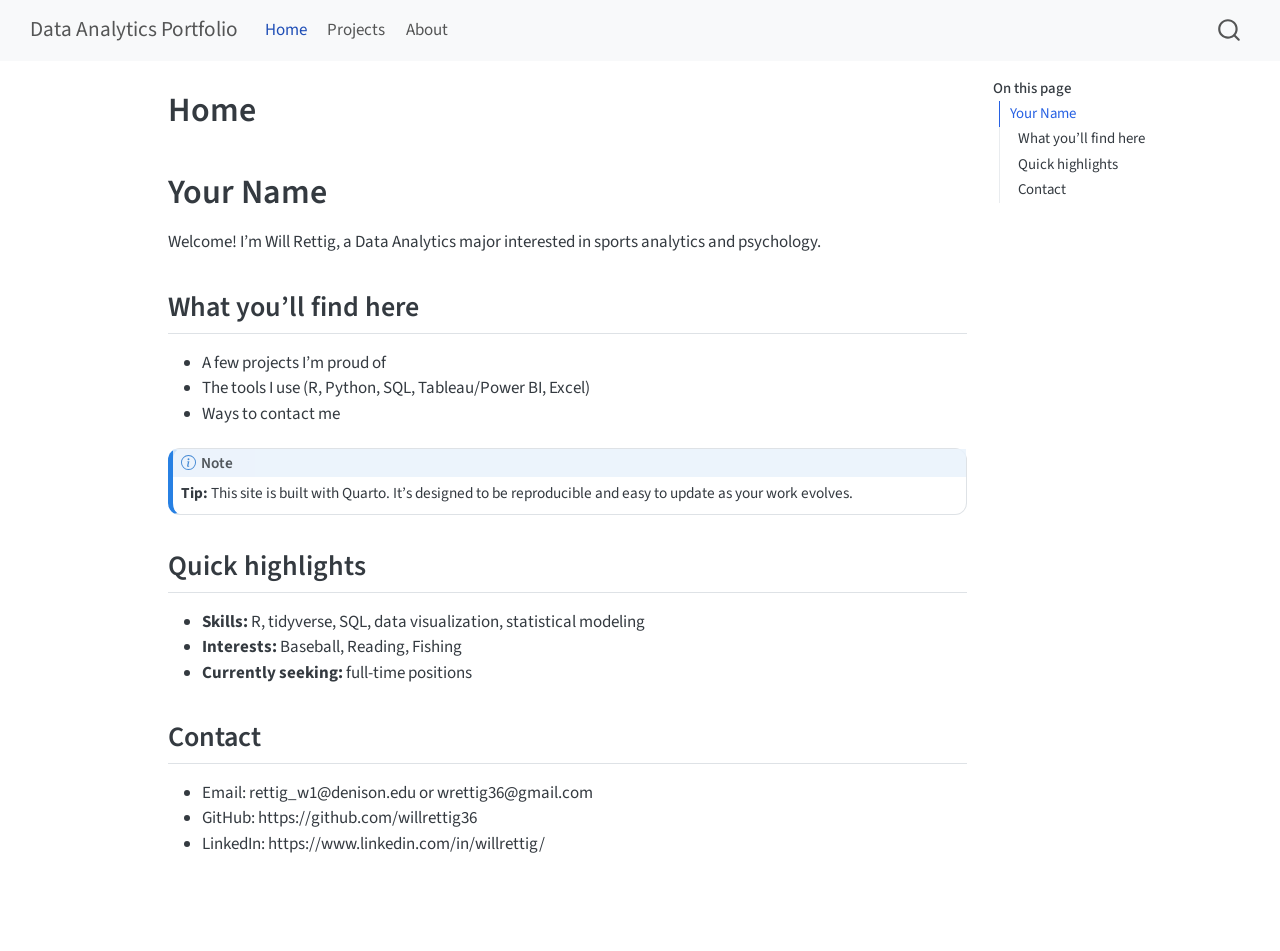
<file: docs/index.html>
<!DOCTYPE html>
<html xmlns="http://www.w3.org/1999/xhtml" lang="en" xml:lang="en"><head>

<meta charset="utf-8">
<meta name="generator" content="quarto-1.7.32">

<meta name="viewport" content="width=device-width, initial-scale=1.0, user-scalable=yes">


<title>Home – Data Analytics Portfolio</title>
<style>
code{white-space: pre-wrap;}
span.smallcaps{font-variant: small-caps;}
div.columns{display: flex; gap: min(4vw, 1.5em);}
div.column{flex: auto; overflow-x: auto;}
div.hanging-indent{margin-left: 1.5em; text-indent: -1.5em;}
ul.task-list{list-style: none;}
ul.task-list li input[type="checkbox"] {
  width: 0.8em;
  margin: 0 0.8em 0.2em -1em; /* quarto-specific, see https://github.com/quarto-dev/quarto-cli/issues/4556 */ 
  vertical-align: middle;
}
</style>


<script src="site_libs/quarto-nav/quarto-nav.js"></script>
<script src="site_libs/quarto-nav/headroom.min.js"></script>
<script src="site_libs/clipboard/clipboard.min.js"></script>
<script src="site_libs/quarto-search/autocomplete.umd.js"></script>
<script src="site_libs/quarto-search/fuse.min.js"></script>
<script src="site_libs/quarto-search/quarto-search.js"></script>
<meta name="quarto:offset" content="./">
<script src="site_libs/quarto-html/quarto.js" type="module"></script>
<script src="site_libs/quarto-html/tabsets/tabsets.js" type="module"></script>
<script src="site_libs/quarto-html/popper.min.js"></script>
<script src="site_libs/quarto-html/tippy.umd.min.js"></script>
<script src="site_libs/quarto-html/anchor.min.js"></script>
<link href="site_libs/quarto-html/tippy.css" rel="stylesheet">
<link href="site_libs/quarto-html/quarto-syntax-highlighting-37eea08aefeeee20ff55810ff984fec1.css" rel="stylesheet" id="quarto-text-highlighting-styles">
<script src="site_libs/bootstrap/bootstrap.min.js"></script>
<link href="site_libs/bootstrap/bootstrap-icons.css" rel="stylesheet">
<link href="site_libs/bootstrap/bootstrap-c1fac2584b48ed01fb6e278e36375074.min.css" rel="stylesheet" append-hash="true" id="quarto-bootstrap" data-mode="light">
<script id="quarto-search-options" type="application/json">{
  "location": "navbar",
  "copy-button": false,
  "collapse-after": 3,
  "panel-placement": "end",
  "type": "overlay",
  "limit": 50,
  "keyboard-shortcut": [
    "f",
    "/",
    "s"
  ],
  "show-item-context": false,
  "language": {
    "search-no-results-text": "No results",
    "search-matching-documents-text": "matching documents",
    "search-copy-link-title": "Copy link to search",
    "search-hide-matches-text": "Hide additional matches",
    "search-more-match-text": "more match in this document",
    "search-more-matches-text": "more matches in this document",
    "search-clear-button-title": "Clear",
    "search-text-placeholder": "",
    "search-detached-cancel-button-title": "Cancel",
    "search-submit-button-title": "Submit",
    "search-label": "Search"
  }
}</script>


<link rel="stylesheet" href="styles.css">
</head>

<body class="nav-fixed quarto-light">

<div id="quarto-search-results"></div>
  <header id="quarto-header" class="headroom fixed-top">
    <nav class="navbar navbar-expand-lg " data-bs-theme="dark">
      <div class="navbar-container container-fluid">
      <div class="navbar-brand-container mx-auto">
    <a class="navbar-brand" href="./index.html">
    <span class="navbar-title">Data Analytics Portfolio</span>
    </a>
  </div>
            <div id="quarto-search" class="" title="Search"></div>
          <button class="navbar-toggler" type="button" data-bs-toggle="collapse" data-bs-target="#navbarCollapse" aria-controls="navbarCollapse" role="menu" aria-expanded="false" aria-label="Toggle navigation" onclick="if (window.quartoToggleHeadroom) { window.quartoToggleHeadroom(); }">
  <span class="navbar-toggler-icon"></span>
</button>
          <div class="collapse navbar-collapse" id="navbarCollapse">
            <ul class="navbar-nav navbar-nav-scroll me-auto">
  <li class="nav-item">
    <a class="nav-link active" href="./index.html" aria-current="page"> 
<span class="menu-text">Home</span></a>
  </li>  
  <li class="nav-item">
    <a class="nav-link" href="./projects.html"> 
<span class="menu-text">Projects</span></a>
  </li>  
  <li class="nav-item">
    <a class="nav-link" href="./about.html"> 
<span class="menu-text">About</span></a>
  </li>  
</ul>
          </div> <!-- /navcollapse -->
            <div class="quarto-navbar-tools">
</div>
      </div> <!-- /container-fluid -->
    </nav>
</header>
<!-- content -->
<div id="quarto-content" class="quarto-container page-columns page-rows-contents page-layout-article page-navbar">
<!-- sidebar -->
<!-- margin-sidebar -->
    <div id="quarto-margin-sidebar" class="sidebar margin-sidebar">
        <nav id="TOC" role="doc-toc" class="toc-active">
    <h2 id="toc-title">On this page</h2>
   
  <ul>
  <li><a href="#your-name" id="toc-your-name" class="nav-link active" data-scroll-target="#your-name">Your Name</a>
  <ul class="collapse">
  <li><a href="#what-youll-find-here" id="toc-what-youll-find-here" class="nav-link" data-scroll-target="#what-youll-find-here">What you’ll find here</a></li>
  <li><a href="#quick-highlights" id="toc-quick-highlights" class="nav-link" data-scroll-target="#quick-highlights">Quick highlights</a></li>
  <li><a href="#contact" id="toc-contact" class="nav-link" data-scroll-target="#contact">Contact</a></li>
  </ul></li>
  </ul>
</nav>
    </div>
<!-- main -->
<main class="content" id="quarto-document-content">

<header id="title-block-header" class="quarto-title-block default">
<div class="quarto-title">
<h1 class="title">Home</h1>
</div>



<div class="quarto-title-meta">

    
  
    
  </div>
  


</header>


<section id="your-name" class="level1">
<h1>Your Name</h1>
<p>Welcome! I’m Will Rettig, a Data Analytics major interested in sports analytics and psychology.</p>
<section id="what-youll-find-here" class="level2">
<h2 class="anchored" data-anchor-id="what-youll-find-here">What you’ll find here</h2>
<ul>
<li>A few projects I’m proud of</li>
<li>The tools I use (R, Python, SQL, Tableau/Power BI, Excel)</li>
<li>Ways to contact me</li>
</ul>
<div class="callout callout-style-default callout-note callout-titled">
<div class="callout-header d-flex align-content-center">
<div class="callout-icon-container">
<i class="callout-icon"></i>
</div>
<div class="callout-title-container flex-fill">
Note
</div>
</div>
<div class="callout-body-container callout-body">
<p><strong>Tip:</strong> This site is built with Quarto. It’s designed to be reproducible and easy to update as your work evolves.</p>
</div>
</div>
</section>
<section id="quick-highlights" class="level2">
<h2 class="anchored" data-anchor-id="quick-highlights">Quick highlights</h2>
<ul>
<li><strong>Skills:</strong> R, tidyverse, SQL, data visualization, statistical modeling<br>
</li>
<li><strong>Interests:</strong> Baseball, Reading, Fishing</li>
<li><strong>Currently seeking:</strong> full-time positions</li>
</ul>
</section>
<section id="contact" class="level2">
<h2 class="anchored" data-anchor-id="contact">Contact</h2>
<ul>
<li>Email: rettig_w1@denison.edu or wrettig36@gmail.com<br>
</li>
<li>GitHub: https://github.com/willrettig36</li>
<li>LinkedIn: https://www.linkedin.com/in/willrettig/</li>
</ul>


</section>
</section>

</main> <!-- /main -->
<script id="quarto-html-after-body" type="application/javascript">
  window.document.addEventListener("DOMContentLoaded", function (event) {
    const icon = "";
    const anchorJS = new window.AnchorJS();
    anchorJS.options = {
      placement: 'right',
      icon: icon
    };
    anchorJS.add('.anchored');
    const isCodeAnnotation = (el) => {
      for (const clz of el.classList) {
        if (clz.startsWith('code-annotation-')) {                     
          return true;
        }
      }
      return false;
    }
    const onCopySuccess = function(e) {
      // button target
      const button = e.trigger;
      // don't keep focus
      button.blur();
      // flash "checked"
      button.classList.add('code-copy-button-checked');
      var currentTitle = button.getAttribute("title");
      button.setAttribute("title", "Copied!");
      let tooltip;
      if (window.bootstrap) {
        button.setAttribute("data-bs-toggle", "tooltip");
        button.setAttribute("data-bs-placement", "left");
        button.setAttribute("data-bs-title", "Copied!");
        tooltip = new bootstrap.Tooltip(button, 
          { trigger: "manual", 
            customClass: "code-copy-button-tooltip",
            offset: [0, -8]});
        tooltip.show();    
      }
      setTimeout(function() {
        if (tooltip) {
          tooltip.hide();
          button.removeAttribute("data-bs-title");
          button.removeAttribute("data-bs-toggle");
          button.removeAttribute("data-bs-placement");
        }
        button.setAttribute("title", currentTitle);
        button.classList.remove('code-copy-button-checked');
      }, 1000);
      // clear code selection
      e.clearSelection();
    }
    const getTextToCopy = function(trigger) {
        const codeEl = trigger.previousElementSibling.cloneNode(true);
        for (const childEl of codeEl.children) {
          if (isCodeAnnotation(childEl)) {
            childEl.remove();
          }
        }
        return codeEl.innerText;
    }
    const clipboard = new window.ClipboardJS('.code-copy-button:not([data-in-quarto-modal])', {
      text: getTextToCopy
    });
    clipboard.on('success', onCopySuccess);
    if (window.document.getElementById('quarto-embedded-source-code-modal')) {
      const clipboardModal = new window.ClipboardJS('.code-copy-button[data-in-quarto-modal]', {
        text: getTextToCopy,
        container: window.document.getElementById('quarto-embedded-source-code-modal')
      });
      clipboardModal.on('success', onCopySuccess);
    }
      var localhostRegex = new RegExp(/^(?:http|https):\/\/localhost\:?[0-9]*\//);
      var mailtoRegex = new RegExp(/^mailto:/);
        var filterRegex = new RegExp('/' + window.location.host + '/');
      var isInternal = (href) => {
          return filterRegex.test(href) || localhostRegex.test(href) || mailtoRegex.test(href);
      }
      // Inspect non-navigation links and adorn them if external
     var links = window.document.querySelectorAll('a[href]:not(.nav-link):not(.navbar-brand):not(.toc-action):not(.sidebar-link):not(.sidebar-item-toggle):not(.pagination-link):not(.no-external):not([aria-hidden]):not(.dropdown-item):not(.quarto-navigation-tool):not(.about-link)');
      for (var i=0; i<links.length; i++) {
        const link = links[i];
        if (!isInternal(link.href)) {
          // undo the damage that might have been done by quarto-nav.js in the case of
          // links that we want to consider external
          if (link.dataset.originalHref !== undefined) {
            link.href = link.dataset.originalHref;
          }
        }
      }
    function tippyHover(el, contentFn, onTriggerFn, onUntriggerFn) {
      const config = {
        allowHTML: true,
        maxWidth: 500,
        delay: 100,
        arrow: false,
        appendTo: function(el) {
            return el.parentElement;
        },
        interactive: true,
        interactiveBorder: 10,
        theme: 'quarto',
        placement: 'bottom-start',
      };
      if (contentFn) {
        config.content = contentFn;
      }
      if (onTriggerFn) {
        config.onTrigger = onTriggerFn;
      }
      if (onUntriggerFn) {
        config.onUntrigger = onUntriggerFn;
      }
      window.tippy(el, config); 
    }
    const noterefs = window.document.querySelectorAll('a[role="doc-noteref"]');
    for (var i=0; i<noterefs.length; i++) {
      const ref = noterefs[i];
      tippyHover(ref, function() {
        // use id or data attribute instead here
        let href = ref.getAttribute('data-footnote-href') || ref.getAttribute('href');
        try { href = new URL(href).hash; } catch {}
        const id = href.replace(/^#\/?/, "");
        const note = window.document.getElementById(id);
        if (note) {
          return note.innerHTML;
        } else {
          return "";
        }
      });
    }
    const xrefs = window.document.querySelectorAll('a.quarto-xref');
    const processXRef = (id, note) => {
      // Strip column container classes
      const stripColumnClz = (el) => {
        el.classList.remove("page-full", "page-columns");
        if (el.children) {
          for (const child of el.children) {
            stripColumnClz(child);
          }
        }
      }
      stripColumnClz(note)
      if (id === null || id.startsWith('sec-')) {
        // Special case sections, only their first couple elements
        const container = document.createElement("div");
        if (note.children && note.children.length > 2) {
          container.appendChild(note.children[0].cloneNode(true));
          for (let i = 1; i < note.children.length; i++) {
            const child = note.children[i];
            if (child.tagName === "P" && child.innerText === "") {
              continue;
            } else {
              container.appendChild(child.cloneNode(true));
              break;
            }
          }
          if (window.Quarto?.typesetMath) {
            window.Quarto.typesetMath(container);
          }
          return container.innerHTML
        } else {
          if (window.Quarto?.typesetMath) {
            window.Quarto.typesetMath(note);
          }
          return note.innerHTML;
        }
      } else {
        // Remove any anchor links if they are present
        const anchorLink = note.querySelector('a.anchorjs-link');
        if (anchorLink) {
          anchorLink.remove();
        }
        if (window.Quarto?.typesetMath) {
          window.Quarto.typesetMath(note);
        }
        if (note.classList.contains("callout")) {
          return note.outerHTML;
        } else {
          return note.innerHTML;
        }
      }
    }
    for (var i=0; i<xrefs.length; i++) {
      const xref = xrefs[i];
      tippyHover(xref, undefined, function(instance) {
        instance.disable();
        let url = xref.getAttribute('href');
        let hash = undefined; 
        if (url.startsWith('#')) {
          hash = url;
        } else {
          try { hash = new URL(url).hash; } catch {}
        }
        if (hash) {
          const id = hash.replace(/^#\/?/, "");
          const note = window.document.getElementById(id);
          if (note !== null) {
            try {
              const html = processXRef(id, note.cloneNode(true));
              instance.setContent(html);
            } finally {
              instance.enable();
              instance.show();
            }
          } else {
            // See if we can fetch this
            fetch(url.split('#')[0])
            .then(res => res.text())
            .then(html => {
              const parser = new DOMParser();
              const htmlDoc = parser.parseFromString(html, "text/html");
              const note = htmlDoc.getElementById(id);
              if (note !== null) {
                const html = processXRef(id, note);
                instance.setContent(html);
              } 
            }).finally(() => {
              instance.enable();
              instance.show();
            });
          }
        } else {
          // See if we can fetch a full url (with no hash to target)
          // This is a special case and we should probably do some content thinning / targeting
          fetch(url)
          .then(res => res.text())
          .then(html => {
            const parser = new DOMParser();
            const htmlDoc = parser.parseFromString(html, "text/html");
            const note = htmlDoc.querySelector('main.content');
            if (note !== null) {
              // This should only happen for chapter cross references
              // (since there is no id in the URL)
              // remove the first header
              if (note.children.length > 0 && note.children[0].tagName === "HEADER") {
                note.children[0].remove();
              }
              const html = processXRef(null, note);
              instance.setContent(html);
            } 
          }).finally(() => {
            instance.enable();
            instance.show();
          });
        }
      }, function(instance) {
      });
    }
        let selectedAnnoteEl;
        const selectorForAnnotation = ( cell, annotation) => {
          let cellAttr = 'data-code-cell="' + cell + '"';
          let lineAttr = 'data-code-annotation="' +  annotation + '"';
          const selector = 'span[' + cellAttr + '][' + lineAttr + ']';
          return selector;
        }
        const selectCodeLines = (annoteEl) => {
          const doc = window.document;
          const targetCell = annoteEl.getAttribute("data-target-cell");
          const targetAnnotation = annoteEl.getAttribute("data-target-annotation");
          const annoteSpan = window.document.querySelector(selectorForAnnotation(targetCell, targetAnnotation));
          const lines = annoteSpan.getAttribute("data-code-lines").split(",");
          const lineIds = lines.map((line) => {
            return targetCell + "-" + line;
          })
          let top = null;
          let height = null;
          let parent = null;
          if (lineIds.length > 0) {
              //compute the position of the single el (top and bottom and make a div)
              const el = window.document.getElementById(lineIds[0]);
              top = el.offsetTop;
              height = el.offsetHeight;
              parent = el.parentElement.parentElement;
            if (lineIds.length > 1) {
              const lastEl = window.document.getElementById(lineIds[lineIds.length - 1]);
              const bottom = lastEl.offsetTop + lastEl.offsetHeight;
              height = bottom - top;
            }
            if (top !== null && height !== null && parent !== null) {
              // cook up a div (if necessary) and position it 
              let div = window.document.getElementById("code-annotation-line-highlight");
              if (div === null) {
                div = window.document.createElement("div");
                div.setAttribute("id", "code-annotation-line-highlight");
                div.style.position = 'absolute';
                parent.appendChild(div);
              }
              div.style.top = top - 2 + "px";
              div.style.height = height + 4 + "px";
              div.style.left = 0;
              let gutterDiv = window.document.getElementById("code-annotation-line-highlight-gutter");
              if (gutterDiv === null) {
                gutterDiv = window.document.createElement("div");
                gutterDiv.setAttribute("id", "code-annotation-line-highlight-gutter");
                gutterDiv.style.position = 'absolute';
                const codeCell = window.document.getElementById(targetCell);
                const gutter = codeCell.querySelector('.code-annotation-gutter');
                gutter.appendChild(gutterDiv);
              }
              gutterDiv.style.top = top - 2 + "px";
              gutterDiv.style.height = height + 4 + "px";
            }
            selectedAnnoteEl = annoteEl;
          }
        };
        const unselectCodeLines = () => {
          const elementsIds = ["code-annotation-line-highlight", "code-annotation-line-highlight-gutter"];
          elementsIds.forEach((elId) => {
            const div = window.document.getElementById(elId);
            if (div) {
              div.remove();
            }
          });
          selectedAnnoteEl = undefined;
        };
          // Handle positioning of the toggle
      window.addEventListener(
        "resize",
        throttle(() => {
          elRect = undefined;
          if (selectedAnnoteEl) {
            selectCodeLines(selectedAnnoteEl);
          }
        }, 10)
      );
      function throttle(fn, ms) {
      let throttle = false;
      let timer;
        return (...args) => {
          if(!throttle) { // first call gets through
              fn.apply(this, args);
              throttle = true;
          } else { // all the others get throttled
              if(timer) clearTimeout(timer); // cancel #2
              timer = setTimeout(() => {
                fn.apply(this, args);
                timer = throttle = false;
              }, ms);
          }
        };
      }
        // Attach click handler to the DT
        const annoteDls = window.document.querySelectorAll('dt[data-target-cell]');
        for (const annoteDlNode of annoteDls) {
          annoteDlNode.addEventListener('click', (event) => {
            const clickedEl = event.target;
            if (clickedEl !== selectedAnnoteEl) {
              unselectCodeLines();
              const activeEl = window.document.querySelector('dt[data-target-cell].code-annotation-active');
              if (activeEl) {
                activeEl.classList.remove('code-annotation-active');
              }
              selectCodeLines(clickedEl);
              clickedEl.classList.add('code-annotation-active');
            } else {
              // Unselect the line
              unselectCodeLines();
              clickedEl.classList.remove('code-annotation-active');
            }
          });
        }
    const findCites = (el) => {
      const parentEl = el.parentElement;
      if (parentEl) {
        const cites = parentEl.dataset.cites;
        if (cites) {
          return {
            el,
            cites: cites.split(' ')
          };
        } else {
          return findCites(el.parentElement)
        }
      } else {
        return undefined;
      }
    };
    var bibliorefs = window.document.querySelectorAll('a[role="doc-biblioref"]');
    for (var i=0; i<bibliorefs.length; i++) {
      const ref = bibliorefs[i];
      const citeInfo = findCites(ref);
      if (citeInfo) {
        tippyHover(citeInfo.el, function() {
          var popup = window.document.createElement('div');
          citeInfo.cites.forEach(function(cite) {
            var citeDiv = window.document.createElement('div');
            citeDiv.classList.add('hanging-indent');
            citeDiv.classList.add('csl-entry');
            var biblioDiv = window.document.getElementById('ref-' + cite);
            if (biblioDiv) {
              citeDiv.innerHTML = biblioDiv.innerHTML;
            }
            popup.appendChild(citeDiv);
          });
          return popup.innerHTML;
        });
      }
    }
  });
  </script>
</div> <!-- /content -->




</body></html>
</file>
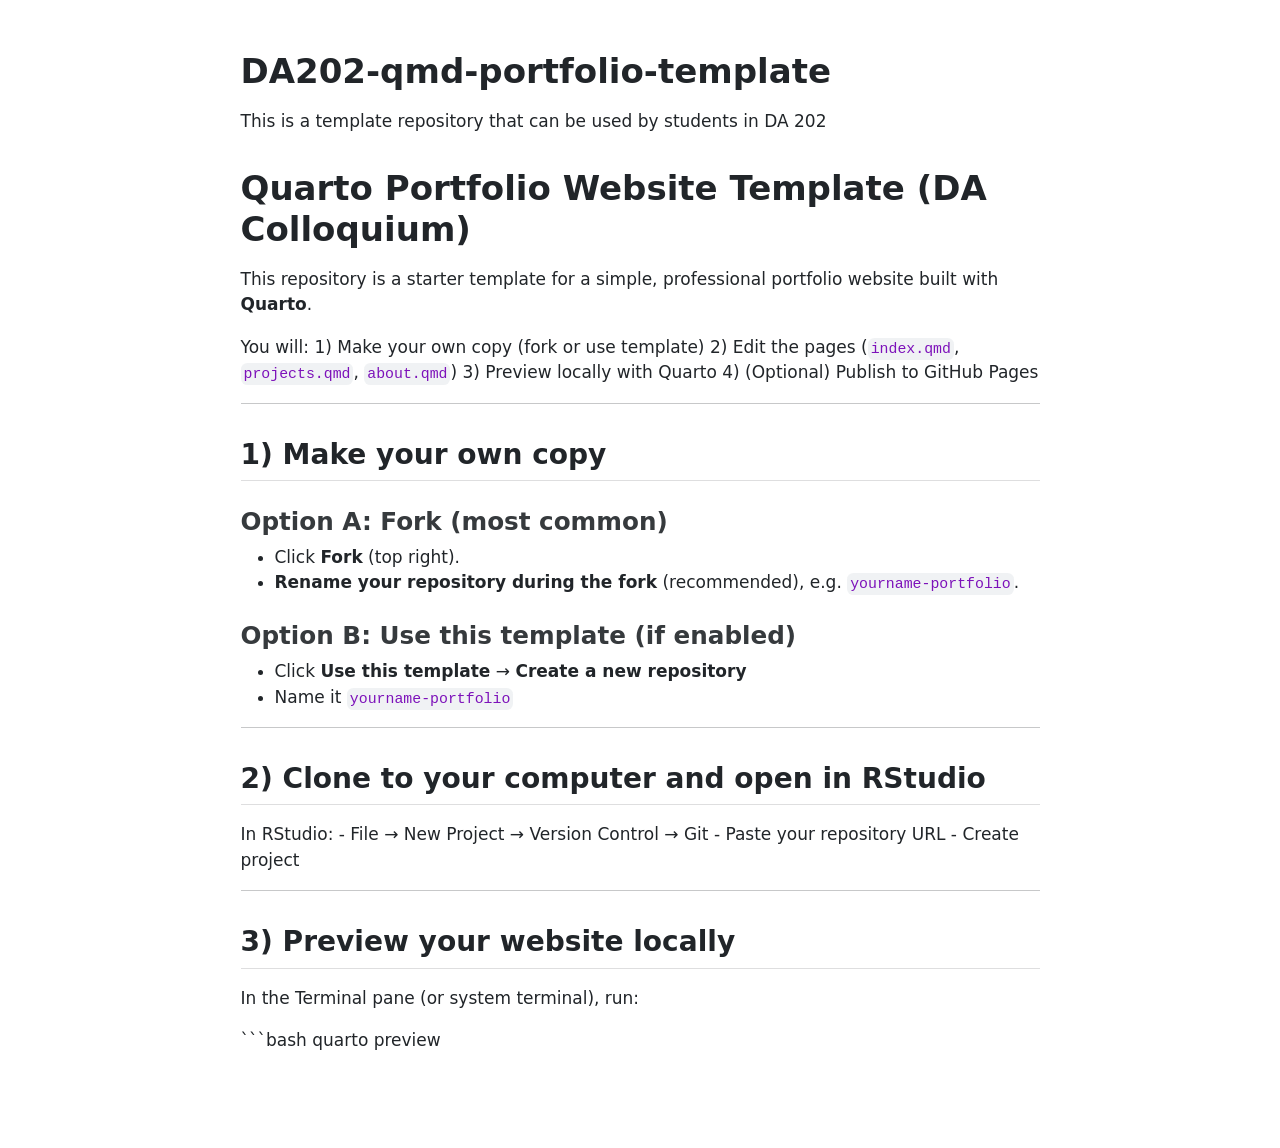
<file: README.html>
<!DOCTYPE html>
<html xmlns="http://www.w3.org/1999/xhtml" lang="en" xml:lang="en"><head>

<meta charset="utf-8">
<meta name="generator" content="quarto-1.8.26">

<meta name="viewport" content="width=device-width, initial-scale=1.0, user-scalable=yes">


<title>readme</title>
<style>
code{white-space: pre-wrap;}
span.smallcaps{font-variant: small-caps;}
div.columns{display: flex; gap: min(4vw, 1.5em);}
div.column{flex: auto; overflow-x: auto;}
div.hanging-indent{margin-left: 1.5em; text-indent: -1.5em;}
ul.task-list{list-style: none;}
ul.task-list li input[type="checkbox"] {
  width: 0.8em;
  margin: 0 0.8em 0.2em -1em; /* quarto-specific, see https://github.com/quarto-dev/quarto-cli/issues/4556 */ 
  vertical-align: middle;
}
</style>


<script src="README_files/libs/clipboard/clipboard.min.js"></script>
<script src="README_files/libs/quarto-html/quarto.js" type="module"></script>
<script src="README_files/libs/quarto-html/tabsets/tabsets.js" type="module"></script>
<script src="README_files/libs/quarto-html/axe/axe-check.js" type="module"></script>
<script src="README_files/libs/quarto-html/popper.min.js"></script>
<script src="README_files/libs/quarto-html/tippy.umd.min.js"></script>
<script src="README_files/libs/quarto-html/anchor.min.js"></script>
<link href="README_files/libs/quarto-html/tippy.css" rel="stylesheet">
<link href="README_files/libs/quarto-html/quarto-syntax-highlighting-587c61ba64f3a5504c4d52d930310e48.css" rel="stylesheet" id="quarto-text-highlighting-styles">
<script src="README_files/libs/bootstrap/bootstrap.min.js"></script>
<link href="README_files/libs/bootstrap/bootstrap-icons.css" rel="stylesheet">
<link href="README_files/libs/bootstrap/bootstrap-39291f49df303878458b6b24f5ab44c1.min.css" rel="stylesheet" append-hash="true" id="quarto-bootstrap" data-mode="light">


</head>

<body class="fullcontent quarto-light">

<div id="quarto-content" class="page-columns page-rows-contents page-layout-article">

<main class="content" id="quarto-document-content">




<section id="da202-qmd-portfolio-template" class="level1">
<h1>DA202-qmd-portfolio-template</h1>
<p>This is a template repository that can be used by students in DA 202</p>
</section>
<section id="quarto-portfolio-website-template-da-colloquium" class="level1">
<h1>Quarto Portfolio Website Template (DA Colloquium)</h1>
<p>This repository is a starter template for a simple, professional portfolio website built with <strong>Quarto</strong>.</p>
<p>You will: 1) Make your own copy (fork or use template) 2) Edit the pages (<code>index.qmd</code>, <code>projects.qmd</code>, <code>about.qmd</code>) 3) Preview locally with Quarto 4) (Optional) Publish to GitHub Pages</p>
<hr>
<section id="make-your-own-copy" class="level2">
<h2 class="anchored" data-anchor-id="make-your-own-copy">1) Make your own copy</h2>
<section id="option-a-fork-most-common" class="level3">
<h3 class="anchored" data-anchor-id="option-a-fork-most-common">Option A: Fork (most common)</h3>
<ul>
<li>Click <strong>Fork</strong> (top right).</li>
<li><strong>Rename your repository during the fork</strong> (recommended), e.g.&nbsp;<code>yourname-portfolio</code>.</li>
</ul>
</section>
<section id="option-b-use-this-template-if-enabled" class="level3">
<h3 class="anchored" data-anchor-id="option-b-use-this-template-if-enabled">Option B: Use this template (if enabled)</h3>
<ul>
<li>Click <strong>Use this template</strong> → <strong>Create a new repository</strong></li>
<li>Name it <code>yourname-portfolio</code></li>
</ul>
<hr>
</section>
</section>
<section id="clone-to-your-computer-and-open-in-rstudio" class="level2">
<h2 class="anchored" data-anchor-id="clone-to-your-computer-and-open-in-rstudio">2) Clone to your computer and open in RStudio</h2>
<p>In RStudio: - File → New Project → Version Control → Git - Paste your repository URL - Create project</p>
<hr>
</section>
<section id="preview-your-website-locally" class="level2">
<h2 class="anchored" data-anchor-id="preview-your-website-locally">3) Preview your website locally</h2>
<p>In the Terminal pane (or system terminal), run:</p>
<p>```bash quarto preview</p>
</section>
</section>

</main>
<!-- /main column -->
<script id="quarto-html-after-body" type="application/javascript">
  window.document.addEventListener("DOMContentLoaded", function (event) {
    const icon = "";
    const anchorJS = new window.AnchorJS();
    anchorJS.options = {
      placement: 'right',
      icon: icon
    };
    anchorJS.add('.anchored');
    const isCodeAnnotation = (el) => {
      for (const clz of el.classList) {
        if (clz.startsWith('code-annotation-')) {                     
          return true;
        }
      }
      return false;
    }
    const onCopySuccess = function(e) {
      // button target
      const button = e.trigger;
      // don't keep focus
      button.blur();
      // flash "checked"
      button.classList.add('code-copy-button-checked');
      var currentTitle = button.getAttribute("title");
      button.setAttribute("title", "Copied!");
      let tooltip;
      if (window.bootstrap) {
        button.setAttribute("data-bs-toggle", "tooltip");
        button.setAttribute("data-bs-placement", "left");
        button.setAttribute("data-bs-title", "Copied!");
        tooltip = new bootstrap.Tooltip(button, 
          { trigger: "manual", 
            customClass: "code-copy-button-tooltip",
            offset: [0, -8]});
        tooltip.show();    
      }
      setTimeout(function() {
        if (tooltip) {
          tooltip.hide();
          button.removeAttribute("data-bs-title");
          button.removeAttribute("data-bs-toggle");
          button.removeAttribute("data-bs-placement");
        }
        button.setAttribute("title", currentTitle);
        button.classList.remove('code-copy-button-checked');
      }, 1000);
      // clear code selection
      e.clearSelection();
    }
    const getTextToCopy = function(trigger) {
      const outerScaffold = trigger.parentElement.cloneNode(true);
      const codeEl = outerScaffold.querySelector('code');
      for (const childEl of codeEl.children) {
        if (isCodeAnnotation(childEl)) {
          childEl.remove();
        }
      }
      return codeEl.innerText;
    }
    const clipboard = new window.ClipboardJS('.code-copy-button:not([data-in-quarto-modal])', {
      text: getTextToCopy
    });
    clipboard.on('success', onCopySuccess);
    if (window.document.getElementById('quarto-embedded-source-code-modal')) {
      const clipboardModal = new window.ClipboardJS('.code-copy-button[data-in-quarto-modal]', {
        text: getTextToCopy,
        container: window.document.getElementById('quarto-embedded-source-code-modal')
      });
      clipboardModal.on('success', onCopySuccess);
    }
      var localhostRegex = new RegExp(/^(?:http|https):\/\/localhost\:?[0-9]*\//);
      var mailtoRegex = new RegExp(/^mailto:/);
        var filterRegex = new RegExp('/' + window.location.host + '/');
      var isInternal = (href) => {
          return filterRegex.test(href) || localhostRegex.test(href) || mailtoRegex.test(href);
      }
      // Inspect non-navigation links and adorn them if external
     var links = window.document.querySelectorAll('a[href]:not(.nav-link):not(.navbar-brand):not(.toc-action):not(.sidebar-link):not(.sidebar-item-toggle):not(.pagination-link):not(.no-external):not([aria-hidden]):not(.dropdown-item):not(.quarto-navigation-tool):not(.about-link)');
      for (var i=0; i<links.length; i++) {
        const link = links[i];
        if (!isInternal(link.href)) {
          // undo the damage that might have been done by quarto-nav.js in the case of
          // links that we want to consider external
          if (link.dataset.originalHref !== undefined) {
            link.href = link.dataset.originalHref;
          }
        }
      }
    function tippyHover(el, contentFn, onTriggerFn, onUntriggerFn) {
      const config = {
        allowHTML: true,
        maxWidth: 500,
        delay: 100,
        arrow: false,
        appendTo: function(el) {
            return el.parentElement;
        },
        interactive: true,
        interactiveBorder: 10,
        theme: 'quarto',
        placement: 'bottom-start',
      };
      if (contentFn) {
        config.content = contentFn;
      }
      if (onTriggerFn) {
        config.onTrigger = onTriggerFn;
      }
      if (onUntriggerFn) {
        config.onUntrigger = onUntriggerFn;
      }
      window.tippy(el, config); 
    }
    const noterefs = window.document.querySelectorAll('a[role="doc-noteref"]');
    for (var i=0; i<noterefs.length; i++) {
      const ref = noterefs[i];
      tippyHover(ref, function() {
        // use id or data attribute instead here
        let href = ref.getAttribute('data-footnote-href') || ref.getAttribute('href');
        try { href = new URL(href).hash; } catch {}
        const id = href.replace(/^#\/?/, "");
        const note = window.document.getElementById(id);
        if (note) {
          return note.innerHTML;
        } else {
          return "";
        }
      });
    }
    const xrefs = window.document.querySelectorAll('a.quarto-xref');
    const processXRef = (id, note) => {
      // Strip column container classes
      const stripColumnClz = (el) => {
        el.classList.remove("page-full", "page-columns");
        if (el.children) {
          for (const child of el.children) {
            stripColumnClz(child);
          }
        }
      }
      stripColumnClz(note)
      if (id === null || id.startsWith('sec-')) {
        // Special case sections, only their first couple elements
        const container = document.createElement("div");
        if (note.children && note.children.length > 2) {
          container.appendChild(note.children[0].cloneNode(true));
          for (let i = 1; i < note.children.length; i++) {
            const child = note.children[i];
            if (child.tagName === "P" && child.innerText === "") {
              continue;
            } else {
              container.appendChild(child.cloneNode(true));
              break;
            }
          }
          if (window.Quarto?.typesetMath) {
            window.Quarto.typesetMath(container);
          }
          return container.innerHTML
        } else {
          if (window.Quarto?.typesetMath) {
            window.Quarto.typesetMath(note);
          }
          return note.innerHTML;
        }
      } else {
        // Remove any anchor links if they are present
        const anchorLink = note.querySelector('a.anchorjs-link');
        if (anchorLink) {
          anchorLink.remove();
        }
        if (window.Quarto?.typesetMath) {
          window.Quarto.typesetMath(note);
        }
        if (note.classList.contains("callout")) {
          return note.outerHTML;
        } else {
          return note.innerHTML;
        }
      }
    }
    for (var i=0; i<xrefs.length; i++) {
      const xref = xrefs[i];
      tippyHover(xref, undefined, function(instance) {
        instance.disable();
        let url = xref.getAttribute('href');
        let hash = undefined; 
        if (url.startsWith('#')) {
          hash = url;
        } else {
          try { hash = new URL(url).hash; } catch {}
        }
        if (hash) {
          const id = hash.replace(/^#\/?/, "");
          const note = window.document.getElementById(id);
          if (note !== null) {
            try {
              const html = processXRef(id, note.cloneNode(true));
              instance.setContent(html);
            } finally {
              instance.enable();
              instance.show();
            }
          } else {
            // See if we can fetch this
            fetch(url.split('#')[0])
            .then(res => res.text())
            .then(html => {
              const parser = new DOMParser();
              const htmlDoc = parser.parseFromString(html, "text/html");
              const note = htmlDoc.getElementById(id);
              if (note !== null) {
                const html = processXRef(id, note);
                instance.setContent(html);
              } 
            }).finally(() => {
              instance.enable();
              instance.show();
            });
          }
        } else {
          // See if we can fetch a full url (with no hash to target)
          // This is a special case and we should probably do some content thinning / targeting
          fetch(url)
          .then(res => res.text())
          .then(html => {
            const parser = new DOMParser();
            const htmlDoc = parser.parseFromString(html, "text/html");
            const note = htmlDoc.querySelector('main.content');
            if (note !== null) {
              // This should only happen for chapter cross references
              // (since there is no id in the URL)
              // remove the first header
              if (note.children.length > 0 && note.children[0].tagName === "HEADER") {
                note.children[0].remove();
              }
              const html = processXRef(null, note);
              instance.setContent(html);
            } 
          }).finally(() => {
            instance.enable();
            instance.show();
          });
        }
      }, function(instance) {
      });
    }
        let selectedAnnoteEl;
        const selectorForAnnotation = ( cell, annotation) => {
          let cellAttr = 'data-code-cell="' + cell + '"';
          let lineAttr = 'data-code-annotation="' +  annotation + '"';
          const selector = 'span[' + cellAttr + '][' + lineAttr + ']';
          return selector;
        }
        const selectCodeLines = (annoteEl) => {
          const doc = window.document;
          const targetCell = annoteEl.getAttribute("data-target-cell");
          const targetAnnotation = annoteEl.getAttribute("data-target-annotation");
          const annoteSpan = window.document.querySelector(selectorForAnnotation(targetCell, targetAnnotation));
          const lines = annoteSpan.getAttribute("data-code-lines").split(",");
          const lineIds = lines.map((line) => {
            return targetCell + "-" + line;
          })
          let top = null;
          let height = null;
          let parent = null;
          if (lineIds.length > 0) {
              //compute the position of the single el (top and bottom and make a div)
              const el = window.document.getElementById(lineIds[0]);
              top = el.offsetTop;
              height = el.offsetHeight;
              parent = el.parentElement.parentElement;
            if (lineIds.length > 1) {
              const lastEl = window.document.getElementById(lineIds[lineIds.length - 1]);
              const bottom = lastEl.offsetTop + lastEl.offsetHeight;
              height = bottom - top;
            }
            if (top !== null && height !== null && parent !== null) {
              // cook up a div (if necessary) and position it 
              let div = window.document.getElementById("code-annotation-line-highlight");
              if (div === null) {
                div = window.document.createElement("div");
                div.setAttribute("id", "code-annotation-line-highlight");
                div.style.position = 'absolute';
                parent.appendChild(div);
              }
              div.style.top = top - 2 + "px";
              div.style.height = height + 4 + "px";
              div.style.left = 0;
              let gutterDiv = window.document.getElementById("code-annotation-line-highlight-gutter");
              if (gutterDiv === null) {
                gutterDiv = window.document.createElement("div");
                gutterDiv.setAttribute("id", "code-annotation-line-highlight-gutter");
                gutterDiv.style.position = 'absolute';
                const codeCell = window.document.getElementById(targetCell);
                const gutter = codeCell.querySelector('.code-annotation-gutter');
                gutter.appendChild(gutterDiv);
              }
              gutterDiv.style.top = top - 2 + "px";
              gutterDiv.style.height = height + 4 + "px";
            }
            selectedAnnoteEl = annoteEl;
          }
        };
        const unselectCodeLines = () => {
          const elementsIds = ["code-annotation-line-highlight", "code-annotation-line-highlight-gutter"];
          elementsIds.forEach((elId) => {
            const div = window.document.getElementById(elId);
            if (div) {
              div.remove();
            }
          });
          selectedAnnoteEl = undefined;
        };
          // Handle positioning of the toggle
      window.addEventListener(
        "resize",
        throttle(() => {
          elRect = undefined;
          if (selectedAnnoteEl) {
            selectCodeLines(selectedAnnoteEl);
          }
        }, 10)
      );
      function throttle(fn, ms) {
      let throttle = false;
      let timer;
        return (...args) => {
          if(!throttle) { // first call gets through
              fn.apply(this, args);
              throttle = true;
          } else { // all the others get throttled
              if(timer) clearTimeout(timer); // cancel #2
              timer = setTimeout(() => {
                fn.apply(this, args);
                timer = throttle = false;
              }, ms);
          }
        };
      }
        // Attach click handler to the DT
        const annoteDls = window.document.querySelectorAll('dt[data-target-cell]');
        for (const annoteDlNode of annoteDls) {
          annoteDlNode.addEventListener('click', (event) => {
            const clickedEl = event.target;
            if (clickedEl !== selectedAnnoteEl) {
              unselectCodeLines();
              const activeEl = window.document.querySelector('dt[data-target-cell].code-annotation-active');
              if (activeEl) {
                activeEl.classList.remove('code-annotation-active');
              }
              selectCodeLines(clickedEl);
              clickedEl.classList.add('code-annotation-active');
            } else {
              // Unselect the line
              unselectCodeLines();
              clickedEl.classList.remove('code-annotation-active');
            }
          });
        }
    const findCites = (el) => {
      const parentEl = el.parentElement;
      if (parentEl) {
        const cites = parentEl.dataset.cites;
        if (cites) {
          return {
            el,
            cites: cites.split(' ')
          };
        } else {
          return findCites(el.parentElement)
        }
      } else {
        return undefined;
      }
    };
    var bibliorefs = window.document.querySelectorAll('a[role="doc-biblioref"]');
    for (var i=0; i<bibliorefs.length; i++) {
      const ref = bibliorefs[i];
      const citeInfo = findCites(ref);
      if (citeInfo) {
        tippyHover(citeInfo.el, function() {
          var popup = window.document.createElement('div');
          citeInfo.cites.forEach(function(cite) {
            var citeDiv = window.document.createElement('div');
            citeDiv.classList.add('hanging-indent');
            citeDiv.classList.add('csl-entry');
            var biblioDiv = window.document.getElementById('ref-' + cite);
            if (biblioDiv) {
              citeDiv.innerHTML = biblioDiv.innerHTML;
            }
            popup.appendChild(citeDiv);
          });
          return popup.innerHTML;
        });
      }
    }
  });
  </script>
</div> <!-- /content -->




</body></html>
</file>
<file: docs/site_libs/quarto-html/tippy.css>
.tippy-box[data-animation=fade][data-state=hidden]{opacity:0}[data-tippy-root]{max-width:calc(100vw - 10px)}.tippy-box{position:relative;background-color:#333;color:#fff;border-radius:4px;font-size:14px;line-height:1.4;white-space:normal;outline:0;transition-property:transform,visibility,opacity}.tippy-box[data-placement^=top]>.tippy-arrow{bottom:0}.tippy-box[data-placement^=top]>.tippy-arrow:before{bottom:-7px;left:0;border-width:8px 8px 0;border-top-color:initial;transform-origin:center top}.tippy-box[data-placement^=bottom]>.tippy-arrow{top:0}.tippy-box[data-placement^=bottom]>.tippy-arrow:before{top:-7px;left:0;border-width:0 8px 8px;border-bottom-color:initial;transform-origin:center bottom}.tippy-box[data-placement^=left]>.tippy-arrow{right:0}.tippy-box[data-placement^=left]>.tippy-arrow:before{border-width:8px 0 8px 8px;border-left-color:initial;right:-7px;transform-origin:center left}.tippy-box[data-placement^=right]>.tippy-arrow{left:0}.tippy-box[data-placement^=right]>.tippy-arrow:before{left:-7px;border-width:8px 8px 8px 0;border-right-color:initial;transform-origin:center right}.tippy-box[data-inertia][data-state=visible]{transition-timing-function:cubic-bezier(.54,1.5,.38,1.11)}.tippy-arrow{width:16px;height:16px;color:#333}.tippy-arrow:before{content:"";position:absolute;border-color:transparent;border-style:solid}.tippy-content{position:relative;padding:5px 9px;z-index:1}
</file>
<file: docs/site_libs/quarto-html/quarto-syntax-highlighting-37eea08aefeeee20ff55810ff984fec1.css>
/* quarto syntax highlight colors */
:root {
  --quarto-hl-ot-color: #003B4F;
  --quarto-hl-at-color: #657422;
  --quarto-hl-ss-color: #20794D;
  --quarto-hl-an-color: #5E5E5E;
  --quarto-hl-fu-color: #4758AB;
  --quarto-hl-st-color: #20794D;
  --quarto-hl-cf-color: #003B4F;
  --quarto-hl-op-color: #5E5E5E;
  --quarto-hl-er-color: #AD0000;
  --quarto-hl-bn-color: #AD0000;
  --quarto-hl-al-color: #AD0000;
  --quarto-hl-va-color: #111111;
  --quarto-hl-bu-color: inherit;
  --quarto-hl-ex-color: inherit;
  --quarto-hl-pp-color: #AD0000;
  --quarto-hl-in-color: #5E5E5E;
  --quarto-hl-vs-color: #20794D;
  --quarto-hl-wa-color: #5E5E5E;
  --quarto-hl-do-color: #5E5E5E;
  --quarto-hl-im-color: #00769E;
  --quarto-hl-ch-color: #20794D;
  --quarto-hl-dt-color: #AD0000;
  --quarto-hl-fl-color: #AD0000;
  --quarto-hl-co-color: #5E5E5E;
  --quarto-hl-cv-color: #5E5E5E;
  --quarto-hl-cn-color: #8f5902;
  --quarto-hl-sc-color: #5E5E5E;
  --quarto-hl-dv-color: #AD0000;
  --quarto-hl-kw-color: #003B4F;
}

/* other quarto variables */
:root {
  --quarto-font-monospace: SFMono-Regular, Menlo, Monaco, Consolas, "Liberation Mono", "Courier New", monospace;
}

/* syntax highlight based on Pandoc's rules */
pre > code.sourceCode > span {
  color: #003B4F;
}

code.sourceCode > span {
  color: #003B4F;
}

div.sourceCode,
div.sourceCode pre.sourceCode {
  color: #003B4F;
}

/* Normal */
code span {
  color: #003B4F;
}

/* Alert */
code span.al {
  color: #AD0000;
  font-style: inherit;
}

/* Annotation */
code span.an {
  color: #5E5E5E;
  font-style: inherit;
}

/* Attribute */
code span.at {
  color: #657422;
  font-style: inherit;
}

/* BaseN */
code span.bn {
  color: #AD0000;
  font-style: inherit;
}

/* BuiltIn */
code span.bu {
  font-style: inherit;
}

/* ControlFlow */
code span.cf {
  color: #003B4F;
  font-weight: bold;
  font-style: inherit;
}

/* Char */
code span.ch {
  color: #20794D;
  font-style: inherit;
}

/* Constant */
code span.cn {
  color: #8f5902;
  font-style: inherit;
}

/* Comment */
code span.co {
  color: #5E5E5E;
  font-style: inherit;
}

/* CommentVar */
code span.cv {
  color: #5E5E5E;
  font-style: italic;
}

/* Documentation */
code span.do {
  color: #5E5E5E;
  font-style: italic;
}

/* DataType */
code span.dt {
  color: #AD0000;
  font-style: inherit;
}

/* DecVal */
code span.dv {
  color: #AD0000;
  font-style: inherit;
}

/* Error */
code span.er {
  color: #AD0000;
  font-style: inherit;
}

/* Extension */
code span.ex {
  font-style: inherit;
}

/* Float */
code span.fl {
  color: #AD0000;
  font-style: inherit;
}

/* Function */
code span.fu {
  color: #4758AB;
  font-style: inherit;
}

/* Import */
code span.im {
  color: #00769E;
  font-style: inherit;
}

/* Information */
code span.in {
  color: #5E5E5E;
  font-style: inherit;
}

/* Keyword */
code span.kw {
  color: #003B4F;
  font-weight: bold;
  font-style: inherit;
}

/* Operator */
code span.op {
  color: #5E5E5E;
  font-style: inherit;
}

/* Other */
code span.ot {
  color: #003B4F;
  font-style: inherit;
}

/* Preprocessor */
code span.pp {
  color: #AD0000;
  font-style: inherit;
}

/* SpecialChar */
code span.sc {
  color: #5E5E5E;
  font-style: inherit;
}

/* SpecialString */
code span.ss {
  color: #20794D;
  font-style: inherit;
}

/* String */
code span.st {
  color: #20794D;
  font-style: inherit;
}

/* Variable */
code span.va {
  color: #111111;
  font-style: inherit;
}

/* VerbatimString */
code span.vs {
  color: #20794D;
  font-style: inherit;
}

/* Warning */
code span.wa {
  color: #5E5E5E;
  font-style: italic;
}

.prevent-inlining {
  content: "</";
}

/*# sourceMappingURL=27d3d809615f7771493d095567f04340.css.map */
</file>
<file: docs/styles.css>
/* Simple styling tweaks (optional). Keep it minimal. */

h1, h2, h3 {
  margin-top: 1.2em;
}

.callout {
  border-radius: 12px;
}
</file>
<file: README_files/libs/quarto-html/tippy.css>
.tippy-box[data-animation=fade][data-state=hidden]{opacity:0}[data-tippy-root]{max-width:calc(100vw - 10px)}.tippy-box{position:relative;background-color:#333;color:#fff;border-radius:4px;font-size:14px;line-height:1.4;white-space:normal;outline:0;transition-property:transform,visibility,opacity}.tippy-box[data-placement^=top]>.tippy-arrow{bottom:0}.tippy-box[data-placement^=top]>.tippy-arrow:before{bottom:-7px;left:0;border-width:8px 8px 0;border-top-color:initial;transform-origin:center top}.tippy-box[data-placement^=bottom]>.tippy-arrow{top:0}.tippy-box[data-placement^=bottom]>.tippy-arrow:before{top:-7px;left:0;border-width:0 8px 8px;border-bottom-color:initial;transform-origin:center bottom}.tippy-box[data-placement^=left]>.tippy-arrow{right:0}.tippy-box[data-placement^=left]>.tippy-arrow:before{border-width:8px 0 8px 8px;border-left-color:initial;right:-7px;transform-origin:center left}.tippy-box[data-placement^=right]>.tippy-arrow{left:0}.tippy-box[data-placement^=right]>.tippy-arrow:before{left:-7px;border-width:8px 8px 8px 0;border-right-color:initial;transform-origin:center right}.tippy-box[data-inertia][data-state=visible]{transition-timing-function:cubic-bezier(.54,1.5,.38,1.11)}.tippy-arrow{width:16px;height:16px;color:#333}.tippy-arrow:before{content:"";position:absolute;border-color:transparent;border-style:solid}.tippy-content{position:relative;padding:5px 9px;z-index:1}
</file>
<file: README_files/libs/quarto-html/quarto-syntax-highlighting-587c61ba64f3a5504c4d52d930310e48.css>
/* quarto syntax highlight colors */
:root {
  --quarto-hl-ot-color: #003B4F;
  --quarto-hl-at-color: #657422;
  --quarto-hl-ss-color: #20794D;
  --quarto-hl-an-color: #5E5E5E;
  --quarto-hl-fu-color: #4758AB;
  --quarto-hl-st-color: #20794D;
  --quarto-hl-cf-color: #003B4F;
  --quarto-hl-op-color: #5E5E5E;
  --quarto-hl-er-color: #AD0000;
  --quarto-hl-bn-color: #AD0000;
  --quarto-hl-al-color: #AD0000;
  --quarto-hl-va-color: #111111;
  --quarto-hl-bu-color: inherit;
  --quarto-hl-ex-color: inherit;
  --quarto-hl-pp-color: #AD0000;
  --quarto-hl-in-color: #5E5E5E;
  --quarto-hl-vs-color: #20794D;
  --quarto-hl-wa-color: #5E5E5E;
  --quarto-hl-do-color: #5E5E5E;
  --quarto-hl-im-color: #00769E;
  --quarto-hl-ch-color: #20794D;
  --quarto-hl-dt-color: #AD0000;
  --quarto-hl-fl-color: #AD0000;
  --quarto-hl-co-color: #5E5E5E;
  --quarto-hl-cv-color: #5E5E5E;
  --quarto-hl-cn-color: #8f5902;
  --quarto-hl-sc-color: #5E5E5E;
  --quarto-hl-dv-color: #AD0000;
  --quarto-hl-kw-color: #003B4F;
}

/* other quarto variables */
:root {
  --quarto-font-monospace: SFMono-Regular, Menlo, Monaco, Consolas, "Liberation Mono", "Courier New", monospace;
}

/* syntax highlight based on Pandoc's rules */
pre > code.sourceCode > span {
  color: #003B4F;
}

code.sourceCode > span {
  color: #003B4F;
}

div.sourceCode,
div.sourceCode pre.sourceCode {
  color: #003B4F;
}

/* Normal */
code span {
  color: #003B4F;
}

/* Alert */
code span.al {
  color: #AD0000;
  font-style: inherit;
}

/* Annotation */
code span.an {
  color: #5E5E5E;
  font-style: inherit;
}

/* Attribute */
code span.at {
  color: #657422;
  font-style: inherit;
}

/* BaseN */
code span.bn {
  color: #AD0000;
  font-style: inherit;
}

/* BuiltIn */
code span.bu {
  font-style: inherit;
}

/* ControlFlow */
code span.cf {
  color: #003B4F;
  font-weight: bold;
  font-style: inherit;
}

/* Char */
code span.ch {
  color: #20794D;
  font-style: inherit;
}

/* Constant */
code span.cn {
  color: #8f5902;
  font-style: inherit;
}

/* Comment */
code span.co {
  color: #5E5E5E;
  font-style: inherit;
}

/* CommentVar */
code span.cv {
  color: #5E5E5E;
  font-style: italic;
}

/* Documentation */
code span.do {
  color: #5E5E5E;
  font-style: italic;
}

/* DataType */
code span.dt {
  color: #AD0000;
  font-style: inherit;
}

/* DecVal */
code span.dv {
  color: #AD0000;
  font-style: inherit;
}

/* Error */
code span.er {
  color: #AD0000;
  font-style: inherit;
}

/* Extension */
code span.ex {
  font-style: inherit;
}

/* Float */
code span.fl {
  color: #AD0000;
  font-style: inherit;
}

/* Function */
code span.fu {
  color: #4758AB;
  font-style: inherit;
}

/* Import */
code span.im {
  color: #00769E;
  font-style: inherit;
}

/* Information */
code span.in {
  color: #5E5E5E;
  font-style: inherit;
}

/* Keyword */
code span.kw {
  color: #003B4F;
  font-weight: bold;
  font-style: inherit;
}

/* Operator */
code span.op {
  color: #5E5E5E;
  font-style: inherit;
}

/* Other */
code span.ot {
  color: #003B4F;
  font-style: inherit;
}

/* Preprocessor */
code span.pp {
  color: #AD0000;
  font-style: inherit;
}

/* SpecialChar */
code span.sc {
  color: #5E5E5E;
  font-style: inherit;
}

/* SpecialString */
code span.ss {
  color: #20794D;
  font-style: inherit;
}

/* String */
code span.st {
  color: #20794D;
  font-style: inherit;
}

/* Variable */
code span.va {
  color: #111111;
  font-style: inherit;
}

/* VerbatimString */
code span.vs {
  color: #20794D;
  font-style: inherit;
}

/* Warning */
code span.wa {
  color: #5E5E5E;
  font-style: italic;
}

.prevent-inlining {
  content: "</";
}

/*# sourceMappingURL=2dce1cc6c82594539e1579de68416b47.css.map */
</file>
